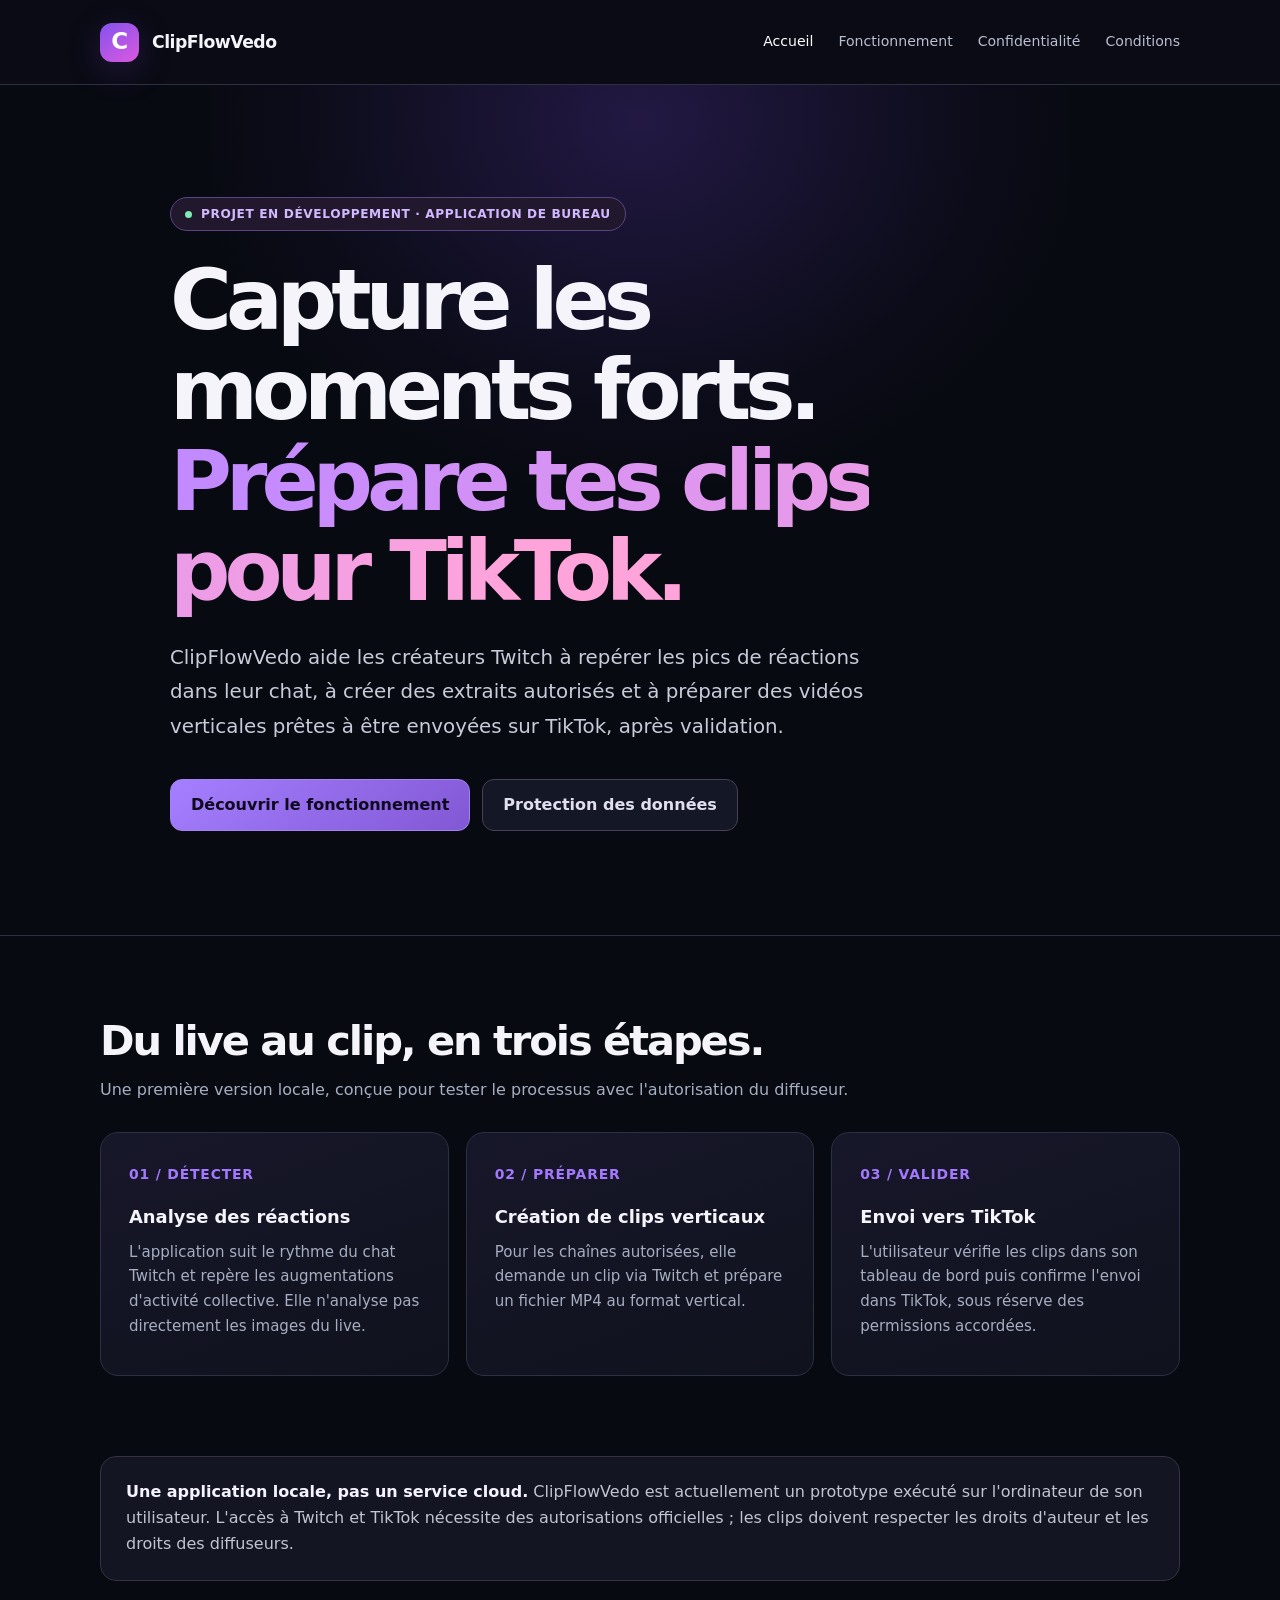
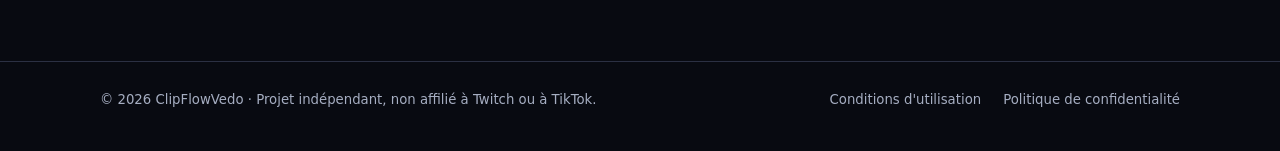
<file: index.html>
<!doctype html>
<html lang="fr"><head><meta charset="utf-8"><meta name="viewport" content="width=device-width,initial-scale=1"><meta name="description" content="ClipFlowVedo aide les créateurs Twitch à détecter les pics de réactions du chat et préparer des clips vidéo verticaux pour TikTok."><meta name="theme-color" content="#080a11"><title>ClipFlowVedo — Moments forts Twitch vers TikTok</title><link rel="stylesheet" href="./style.css"><link rel="icon" type="image/svg+xml" href="./favicon.svg"></head>
<body><header class="site-header"><div class="container head-inner"><a class="brand" href="./" aria-label="ClipFlowVedo, accueil"><span class="brand-mark" aria-hidden="true">C</span><span>ClipFlowVedo</span></a><nav class="nav" aria-label="Navigation principale"><a href="./" aria-current="page">Accueil</a><a href="#fonctionnement">Fonctionnement</a><a href="./confidentialite.html">Confidentialité</a><a href="./conditions.html">Conditions</a></nav></div></header>
<main><section class="hero"><div class="container hero-inner"><span class="eyebrow"><span class="dot"></span> Projet en développement · Application de bureau</span><h1>Capture les moments forts. <span class="accent">Prépare tes clips pour TikTok.</span></h1><p class="lead">ClipFlowVedo aide les créateurs Twitch à repérer les pics de réactions dans leur chat, à créer des extraits autorisés et à préparer des vidéos verticales prêtes à être envoyées sur TikTok, après validation.</p><div class="hero-links"><a class="button" href="#fonctionnement">Découvrir le fonctionnement</a><a class="button secondary" href="./confidentialite.html">Protection des données</a></div></div></section>
<section class="section" id="fonctionnement"><div class="container"><h2 class="section-title">Du live au clip, en trois étapes.</h2><p class="section-intro">Une première version locale, conçue pour tester le processus avec l'autorisation du diffuseur.</p><div class="steps"><article class="step"><span class="num">01 / DÉTECTER</span><h3>Analyse des réactions</h3><p>L'application suit le rythme du chat Twitch et repère les augmentations d'activité collective. Elle n'analyse pas directement les images du live.</p></article><article class="step"><span class="num">02 / PRÉPARER</span><h3>Création de clips verticaux</h3><p>Pour les chaînes autorisées, elle demande un clip via Twitch et prépare un fichier MP4 au format vertical.</p></article><article class="step"><span class="num">03 / VALIDER</span><h3>Envoi vers TikTok</h3><p>L'utilisateur vérifie les clips dans son tableau de bord puis confirme l'envoi dans TikTok, sous réserve des permissions accordées.</p></article></div></div></section>
<section class="section" style="padding-top:0"><div class="container"><div class="notice"><strong>Une application locale, pas un service cloud.</strong> ClipFlowVedo est actuellement un prototype exécuté sur l'ordinateur de son utilisateur. L'accès à Twitch et TikTok nécessite des autorisations officielles ; les clips doivent respecter les droits d'auteur et les droits des diffuseurs.</div></div></section></main>
<footer class="site-footer"><div class="container footer-inner"><span>© 2026 ClipFlowVedo · Projet indépendant, non affilié à Twitch ou à TikTok.</span><nav class="footer-nav" aria-label="Liens légaux"><a href="./conditions.html">Conditions d'utilisation</a><a href="./confidentialite.html">Politique de confidentialité</a></nav></div></footer></body></html>
</file>
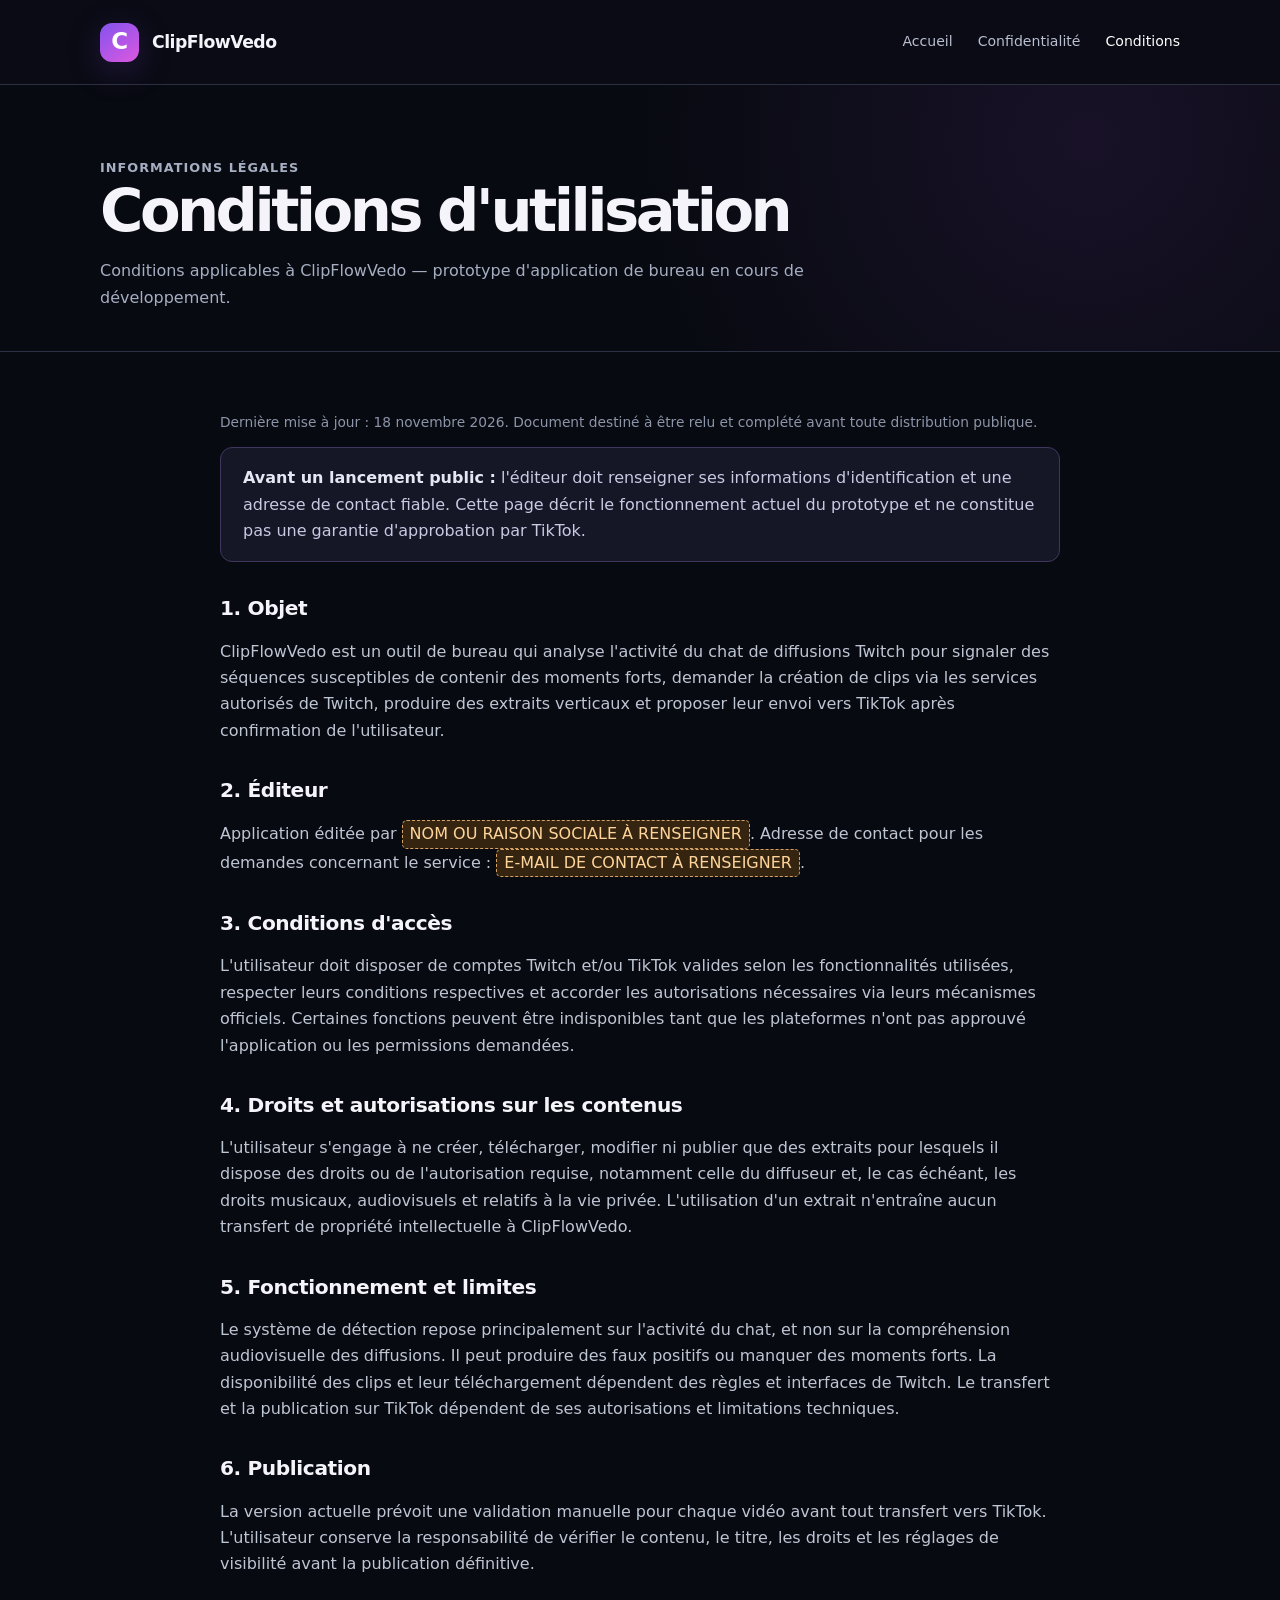
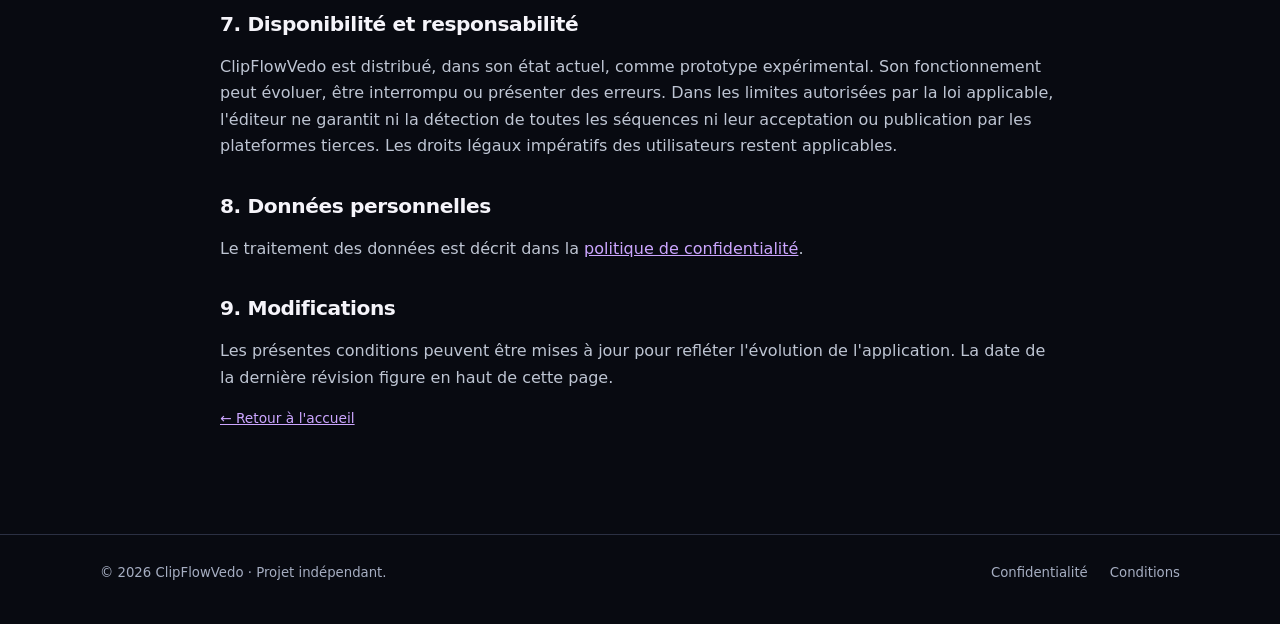
<file: conditions.html>
<!doctype html>
<html lang="fr"><head><meta charset="utf-8"><meta name="viewport" content="width=device-width,initial-scale=1"><meta name="theme-color" content="#080a11"><title>Conditions d'utilisation — ClipFlowVedo</title><link rel="stylesheet" href="./style.css"><link rel="icon" type="image/svg+xml" href="./favicon.svg"></head>
<body><header class="site-header"><div class="container head-inner"><a class="brand" href="./"><span class="brand-mark" aria-hidden="true">C</span><span>ClipFlowVedo</span></a><nav class="nav"><a href="./">Accueil</a><a href="./confidentialite.html">Confidentialité</a><a href="./conditions.html" aria-current="page">Conditions</a></nav></div></header>
<header class="legal-head"><div class="container"><p class="kicker">Informations légales</p><h1>Conditions d'utilisation</h1><p>Conditions applicables à ClipFlowVedo — prototype d'application de bureau en cours de développement.</p></div></header>
<main class="container legal"><p class="small">Dernière mise à jour : 18 novembre 2026. Document destiné à être relu et complété avant toute distribution publique.</p>
<div class="callout"><strong>Avant un lancement public :</strong> l'éditeur doit renseigner ses informations d'identification et une adresse de contact fiable. Cette page décrit le fonctionnement actuel du prototype et ne constitue pas une garantie d'approbation par TikTok.</div>
<h2>1. Objet</h2><p>ClipFlowVedo est un outil de bureau qui analyse l'activité du chat de diffusions Twitch pour signaler des séquences susceptibles de contenir des moments forts, demander la création de clips via les services autorisés de Twitch, produire des extraits verticaux et proposer leur envoi vers TikTok après confirmation de l'utilisateur.</p>
<h2>2. Éditeur</h2><p>Application éditée par <span class="placeholder">NOM OU RAISON SOCIALE À RENSEIGNER</span>. Adresse de contact pour les demandes concernant le service : <span class="placeholder">E-MAIL DE CONTACT À RENSEIGNER</span>.</p>
<h2>3. Conditions d'accès</h2><p>L'utilisateur doit disposer de comptes Twitch et/ou TikTok valides selon les fonctionnalités utilisées, respecter leurs conditions respectives et accorder les autorisations nécessaires via leurs mécanismes officiels. Certaines fonctions peuvent être indisponibles tant que les plateformes n'ont pas approuvé l'application ou les permissions demandées.</p>
<h2>4. Droits et autorisations sur les contenus</h2><p>L'utilisateur s'engage à ne créer, télécharger, modifier ni publier que des extraits pour lesquels il dispose des droits ou de l'autorisation requise, notamment celle du diffuseur et, le cas échéant, les droits musicaux, audiovisuels et relatifs à la vie privée. L'utilisation d'un extrait n'entraîne aucun transfert de propriété intellectuelle à ClipFlowVedo.</p>
<h2>5. Fonctionnement et limites</h2><p>Le système de détection repose principalement sur l'activité du chat, et non sur la compréhension audiovisuelle des diffusions. Il peut produire des faux positifs ou manquer des moments forts. La disponibilité des clips et leur téléchargement dépendent des règles et interfaces de Twitch. Le transfert et la publication sur TikTok dépendent de ses autorisations et limitations techniques.</p>
<h2>6. Publication</h2><p>La version actuelle prévoit une validation manuelle pour chaque vidéo avant tout transfert vers TikTok. L'utilisateur conserve la responsabilité de vérifier le contenu, le titre, les droits et les réglages de visibilité avant la publication définitive.</p>
<h2>7. Disponibilité et responsabilité</h2><p>ClipFlowVedo est distribué, dans son état actuel, comme prototype expérimental. Son fonctionnement peut évoluer, être interrompu ou présenter des erreurs. Dans les limites autorisées par la loi applicable, l'éditeur ne garantit ni la détection de toutes les séquences ni leur acceptation ou publication par les plateformes tierces. Les droits légaux impératifs des utilisateurs restent applicables.</p>
<h2>8. Données personnelles</h2><p>Le traitement des données est décrit dans la <a href="./confidentialite.html">politique de confidentialité</a>.</p>
<h2>9. Modifications</h2><p>Les présentes conditions peuvent être mises à jour pour refléter l'évolution de l'application. La date de la dernière révision figure en haut de cette page.</p>
<p class="small"><a href="./">← Retour à l'accueil</a></p></main><footer class="site-footer"><div class="container footer-inner"><span>© 2026 ClipFlowVedo · Projet indépendant.</span><nav class="footer-nav"><a href="./confidentialite.html">Confidentialité</a><a href="./conditions.html">Conditions</a></nav></div></footer></body></html>
</file>
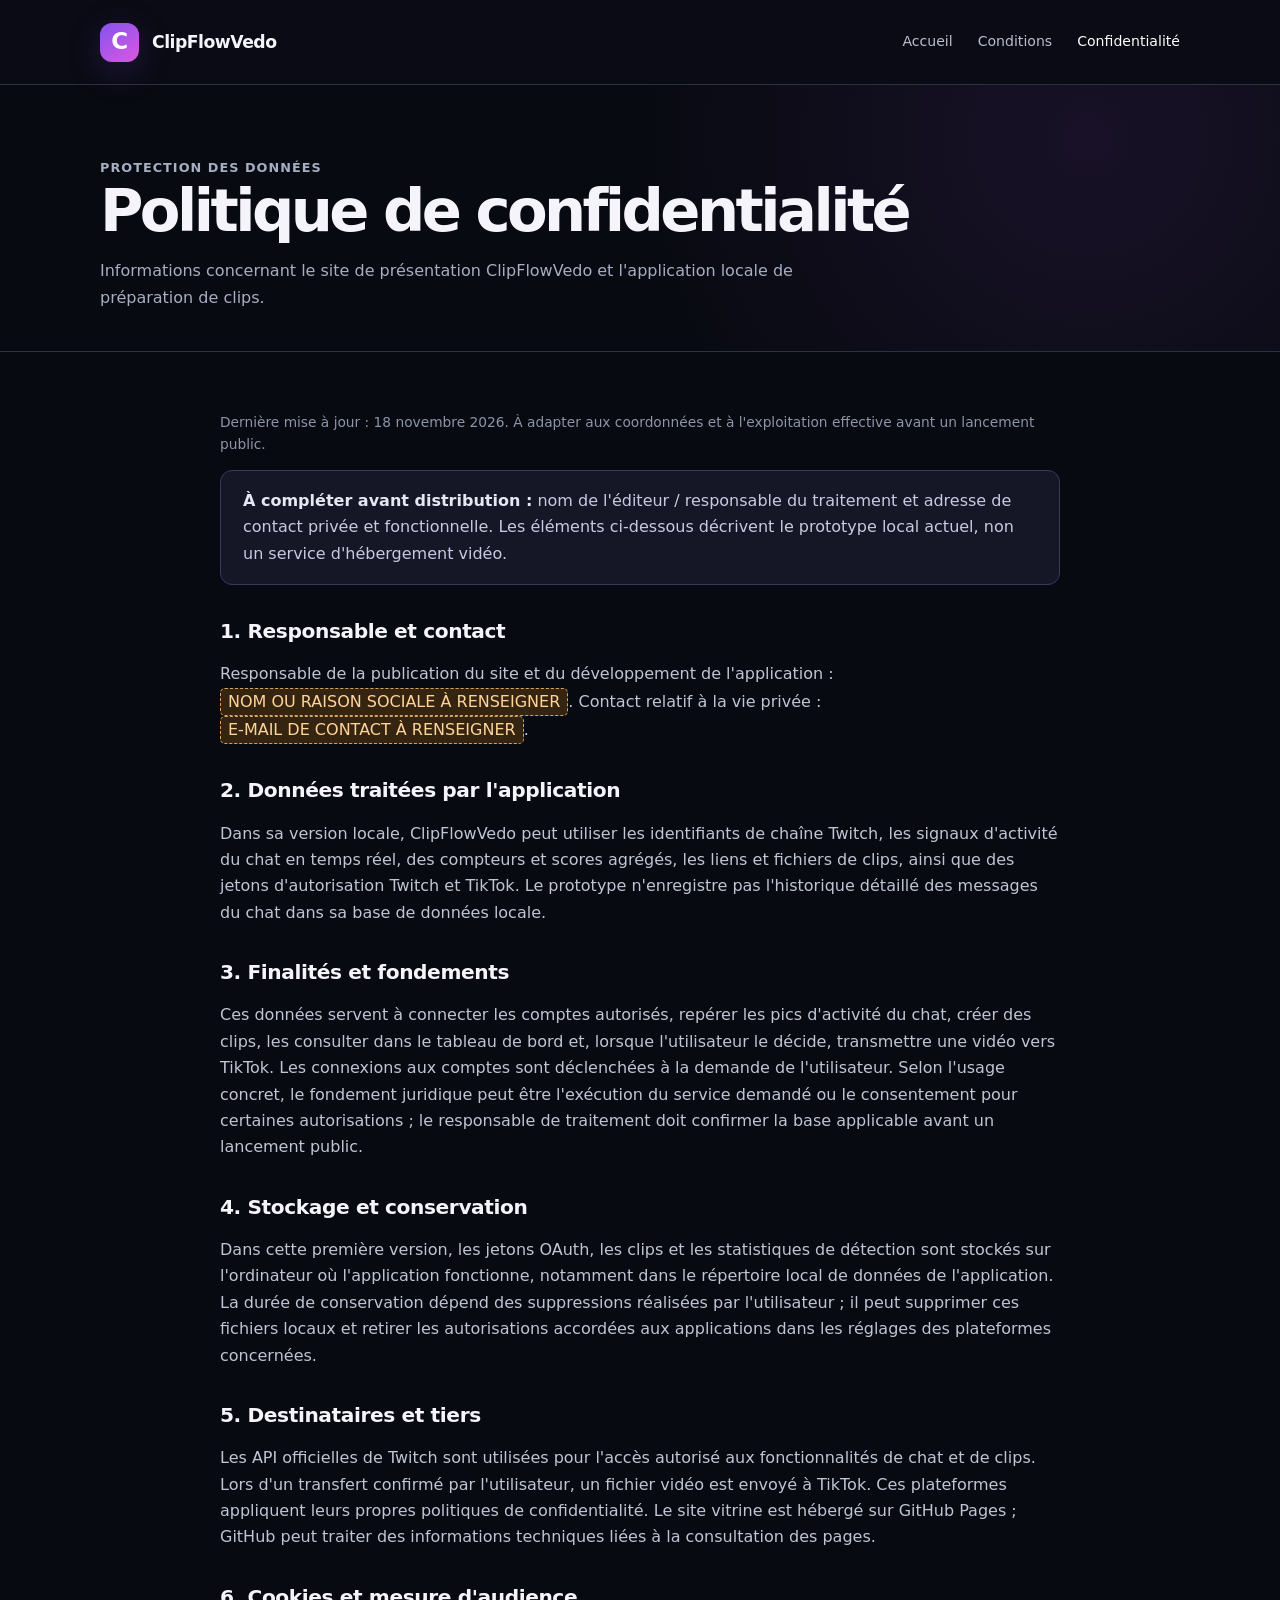
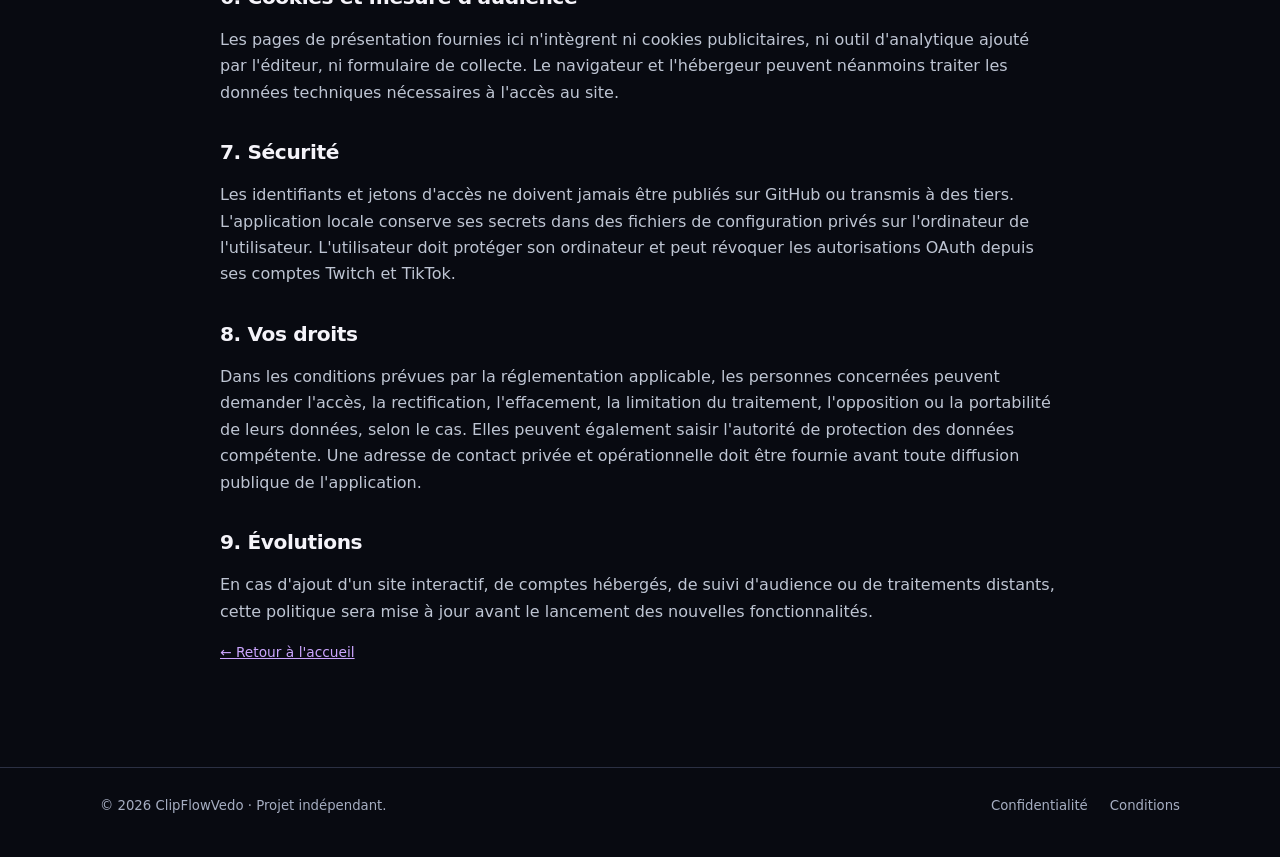
<file: confidentialite.html>
<!doctype html>
<html lang="fr"><head><meta charset="utf-8"><meta name="viewport" content="width=device-width,initial-scale=1"><meta name="theme-color" content="#080a11"><title>Politique de confidentialité — ClipFlowVedo</title><link rel="stylesheet" href="./style.css"><link rel="icon" type="image/svg+xml" href="./favicon.svg"></head>
<body><header class="site-header"><div class="container head-inner"><a class="brand" href="./"><span class="brand-mark" aria-hidden="true">C</span><span>ClipFlowVedo</span></a><nav class="nav"><a href="./">Accueil</a><a href="./conditions.html">Conditions</a><a href="./confidentialite.html" aria-current="page">Confidentialité</a></nav></div></header>
<header class="legal-head"><div class="container"><p class="kicker">Protection des données</p><h1>Politique de confidentialité</h1><p>Informations concernant le site de présentation ClipFlowVedo et l'application locale de préparation de clips.</p></div></header>
<main class="container legal"><p class="small">Dernière mise à jour : 18 novembre 2026. À adapter aux coordonnées et à l'exploitation effective avant un lancement public.</p>
<div class="callout"><strong>À compléter avant distribution :</strong> nom de l'éditeur / responsable du traitement et adresse de contact privée et fonctionnelle. Les éléments ci-dessous décrivent le prototype local actuel, non un service d'hébergement vidéo.</div>
<h2>1. Responsable et contact</h2><p>Responsable de la publication du site et du développement de l'application : <span class="placeholder">NOM OU RAISON SOCIALE À RENSEIGNER</span>. Contact relatif à la vie privée : <span class="placeholder">E-MAIL DE CONTACT À RENSEIGNER</span>.</p>
<h2>2. Données traitées par l'application</h2><p>Dans sa version locale, ClipFlowVedo peut utiliser les identifiants de chaîne Twitch, les signaux d'activité du chat en temps réel, des compteurs et scores agrégés, les liens et fichiers de clips, ainsi que des jetons d'autorisation Twitch et TikTok. Le prototype n'enregistre pas l'historique détaillé des messages du chat dans sa base de données locale.</p>
<h2>3. Finalités et fondements</h2><p>Ces données servent à connecter les comptes autorisés, repérer les pics d'activité du chat, créer des clips, les consulter dans le tableau de bord et, lorsque l'utilisateur le décide, transmettre une vidéo vers TikTok. Les connexions aux comptes sont déclenchées à la demande de l'utilisateur. Selon l'usage concret, le fondement juridique peut être l'exécution du service demandé ou le consentement pour certaines autorisations ; le responsable de traitement doit confirmer la base applicable avant un lancement public.</p>
<h2>4. Stockage et conservation</h2><p>Dans cette première version, les jetons OAuth, les clips et les statistiques de détection sont stockés sur l'ordinateur où l'application fonctionne, notamment dans le répertoire local de données de l'application. La durée de conservation dépend des suppressions réalisées par l'utilisateur ; il peut supprimer ces fichiers locaux et retirer les autorisations accordées aux applications dans les réglages des plateformes concernées.</p>
<h2>5. Destinataires et tiers</h2><p>Les API officielles de Twitch sont utilisées pour l'accès autorisé aux fonctionnalités de chat et de clips. Lors d'un transfert confirmé par l'utilisateur, un fichier vidéo est envoyé à TikTok. Ces plateformes appliquent leurs propres politiques de confidentialité. Le site vitrine est hébergé sur GitHub Pages ; GitHub peut traiter des informations techniques liées à la consultation des pages.</p>
<h2>6. Cookies et mesure d'audience</h2><p>Les pages de présentation fournies ici n'intègrent ni cookies publicitaires, ni outil d'analytique ajouté par l'éditeur, ni formulaire de collecte. Le navigateur et l'hébergeur peuvent néanmoins traiter les données techniques nécessaires à l'accès au site.</p>
<h2>7. Sécurité</h2><p>Les identifiants et jetons d'accès ne doivent jamais être publiés sur GitHub ou transmis à des tiers. L'application locale conserve ses secrets dans des fichiers de configuration privés sur l'ordinateur de l'utilisateur. L'utilisateur doit protéger son ordinateur et peut révoquer les autorisations OAuth depuis ses comptes Twitch et TikTok.</p>
<h2>8. Vos droits</h2><p>Dans les conditions prévues par la réglementation applicable, les personnes concernées peuvent demander l'accès, la rectification, l'effacement, la limitation du traitement, l'opposition ou la portabilité de leurs données, selon le cas. Elles peuvent également saisir l'autorité de protection des données compétente. Une adresse de contact privée et opérationnelle doit être fournie avant toute diffusion publique de l'application.</p>
<h2>9. Évolutions</h2><p>En cas d'ajout d'un site interactif, de comptes hébergés, de suivi d'audience ou de traitements distants, cette politique sera mise à jour avant le lancement des nouvelles fonctionnalités.</p>
<p class="small"><a href="./">← Retour à l'accueil</a></p></main><footer class="site-footer"><div class="container footer-inner"><span>© 2026 ClipFlowVedo · Projet indépendant.</span><nav class="footer-nav"><a href="./confidentialite.html">Confidentialité</a><a href="./conditions.html">Conditions</a></nav></div></footer></body></html>
</file>
<file: style.css>
:root{--bg:#080a11;--panel:#121522;--line:#2b3043;--ink:#f5f4fa;--muted:#a6aec2;--purple:#a478ff;--pink:#eaa5ff;--green:#7deab7;--max:1080px}*{box-sizing:border-box}html{scroll-behavior:smooth}body{margin:0;background:var(--bg);color:var(--ink);font-family:Inter,ui-sans-serif,system-ui,-apple-system,BlinkMacSystemFont,"Segoe UI",sans-serif;line-height:1.65}a{color:inherit}a:hover{color:var(--pink)}.container{width:min(calc(100% - 48px),var(--max));margin:auto}.site-header{position:relative;z-index:10;border-bottom:1px solid var(--line);background:rgba(10,12,21,.9)}.head-inner{display:flex;align-items:center;justify-content:space-between;gap:18px;min-height:84px}.brand{display:flex;align-items:center;gap:13px;font-weight:800;font-size:1.08rem;letter-spacing:-.03em;text-decoration:none}.brand-mark{width:39px;height:39px;display:grid;place-items:center;border-radius:12px;color:white;font-size:23px;font-weight:800;background:linear-gradient(145deg,#8353ee,#dc58df);box-shadow:0 8px 35px #804de738}.nav{display:flex;gap:25px;flex-wrap:wrap}.nav a{font-size:.88rem;text-decoration:none;color:#b9bfd0}.nav a:hover,.nav a[aria-current=page]{color:white}.hero{position:relative;overflow:hidden;border-bottom:1px solid var(--line)}.hero:before{content:"";position:absolute;left:50%;top:-330px;transform:translateX(-50%);width:860px;height:730px;pointer-events:none;background:radial-gradient(ellipse,rgba(122,73,235,.23),rgba(71,43,155,.06) 56%,transparent 74%)}.hero-inner{position:relative;padding:112px 0 104px;max-width:940px}.eyebrow{display:inline-flex;align-items:center;gap:9px;border:1px solid #594580;background:#21182d;border-radius:999px;color:#d2b8ff;padding:6px 14px;font-size:.76rem;font-weight:700;letter-spacing:.05em;text-transform:uppercase}.dot{display:inline-block;width:7px;height:7px;background:var(--green);border-radius:50%}.hero h1{font-size:clamp(2.75rem,6.6vw,5.5rem);line-height:1.07;letter-spacing:-.072em;margin:24px 0 24px;max-width:880px}.accent{background:linear-gradient(95deg,#c38aff 6%,#ffa4db 85%);color:transparent;background-clip:text}.lead{color:#c7cbda;max-width:720px;font-size:clamp(1.04rem,2vw,1.24rem);line-height:1.75}.hero-links{display:flex;gap:12px;flex-wrap:wrap;margin-top:34px}.button{display:inline-flex;align-items:center;justify-content:center;border:1px solid #a482ef;background:linear-gradient(140deg,#a47fff,#8257d4);color:#0d0a1d;font-weight:800;border-radius:12px;padding:12px 20px;text-decoration:none}.button:hover{color:#090616;filter:brightness(1.08)}.button.secondary{background:#141725;color:#e0def0;border-color:#484056}.section{padding:80px 0}.section-title{font-size:clamp(1.8rem,4vw,2.6rem);letter-spacing:-.05em;line-height:1.18;margin:0 0 12px}.section-intro{color:var(--muted);margin:0 0 28px}.steps{display:grid;grid-template-columns:repeat(3,minmax(0,1fr));gap:17px}.step{padding:28px;border:1px solid var(--line);border-radius:18px;background:linear-gradient(160deg,#17172a,#10121d);min-height:244px}.num{display:inline-block;color:var(--purple);font-size:.87rem;font-weight:800;letter-spacing:.06em}.step h3{margin:15px 0 8px;font-size:1.12rem}.step p{color:var(--muted);margin:0;font-size:.94rem}.notice{background:#141522;border:1px solid #353044;border-radius:16px;padding:22px 25px;color:#c1c4d2}.notice strong{color:#f7f2ff}.site-footer{border-top:1px solid var(--line);padding:27px 0 40px;color:var(--muted);font-size:.83rem}.footer-inner{display:flex;justify-content:space-between;gap:25px;flex-wrap:wrap}.footer-nav{display:flex;gap:22px;flex-wrap:wrap}.footer-nav a{text-decoration:none}.legal-head{padding:72px 0 40px;border-bottom:1px solid var(--line);background:radial-gradient(circle at 85% 20%,#27183c88,transparent 40%)}.kicker{font-size:.8rem;color:var(--purple);font-weight:800;letter-spacing:.08em;text-transform:uppercase;margin:0 0 12px}.legal-head h1{font-size:clamp(2.1rem,5vw,3.7rem);line-height:1.1;letter-spacing:-.06em;margin:0 0 15px}.legal-head p{color:var(--muted);max-width:740px;margin:0}.legal{max-width:840px;padding:45px 0 90px}.legal h2{font-size:1.26rem;line-height:1.35;margin:33px 0 10px;letter-spacing:-.02em}.legal p,.legal li{color:#bec5d3}.legal ul{padding-left:22px}.legal a{color:#cca6ff}.legal .placeholder{display:inline-block;border-radius:5px;border:1px dashed #d5a264;background:#352510;padding:0 7px;color:#ffd49a}.legal .small{font-size:.86rem;color:#8d95a9}.legal .callout{padding:17px 22px;background:#151727;border:1px solid #3f365e;border-radius:12px;color:#c9c9e2}.legal strong{color:#e5e7f3}::selection{background:#704fb0;color:white}@media(max-width:740px){.container{width:min(calc(100% - 32px),var(--max))}.head-inner{align-items:flex-start;flex-direction:column;padding:17px 0;gap:13px;min-height:auto}.nav{gap:18px}.hero-inner{padding:80px 0 85px}.steps{grid-template-columns:1fr}.step{min-height:auto}.section{padding:58px 0}.footer-inner{flex-direction:column;gap:14px}.legal-head{padding:55px 0 32px}}@media(prefers-reduced-motion:reduce){html{scroll-behavior:auto}}
</file>
